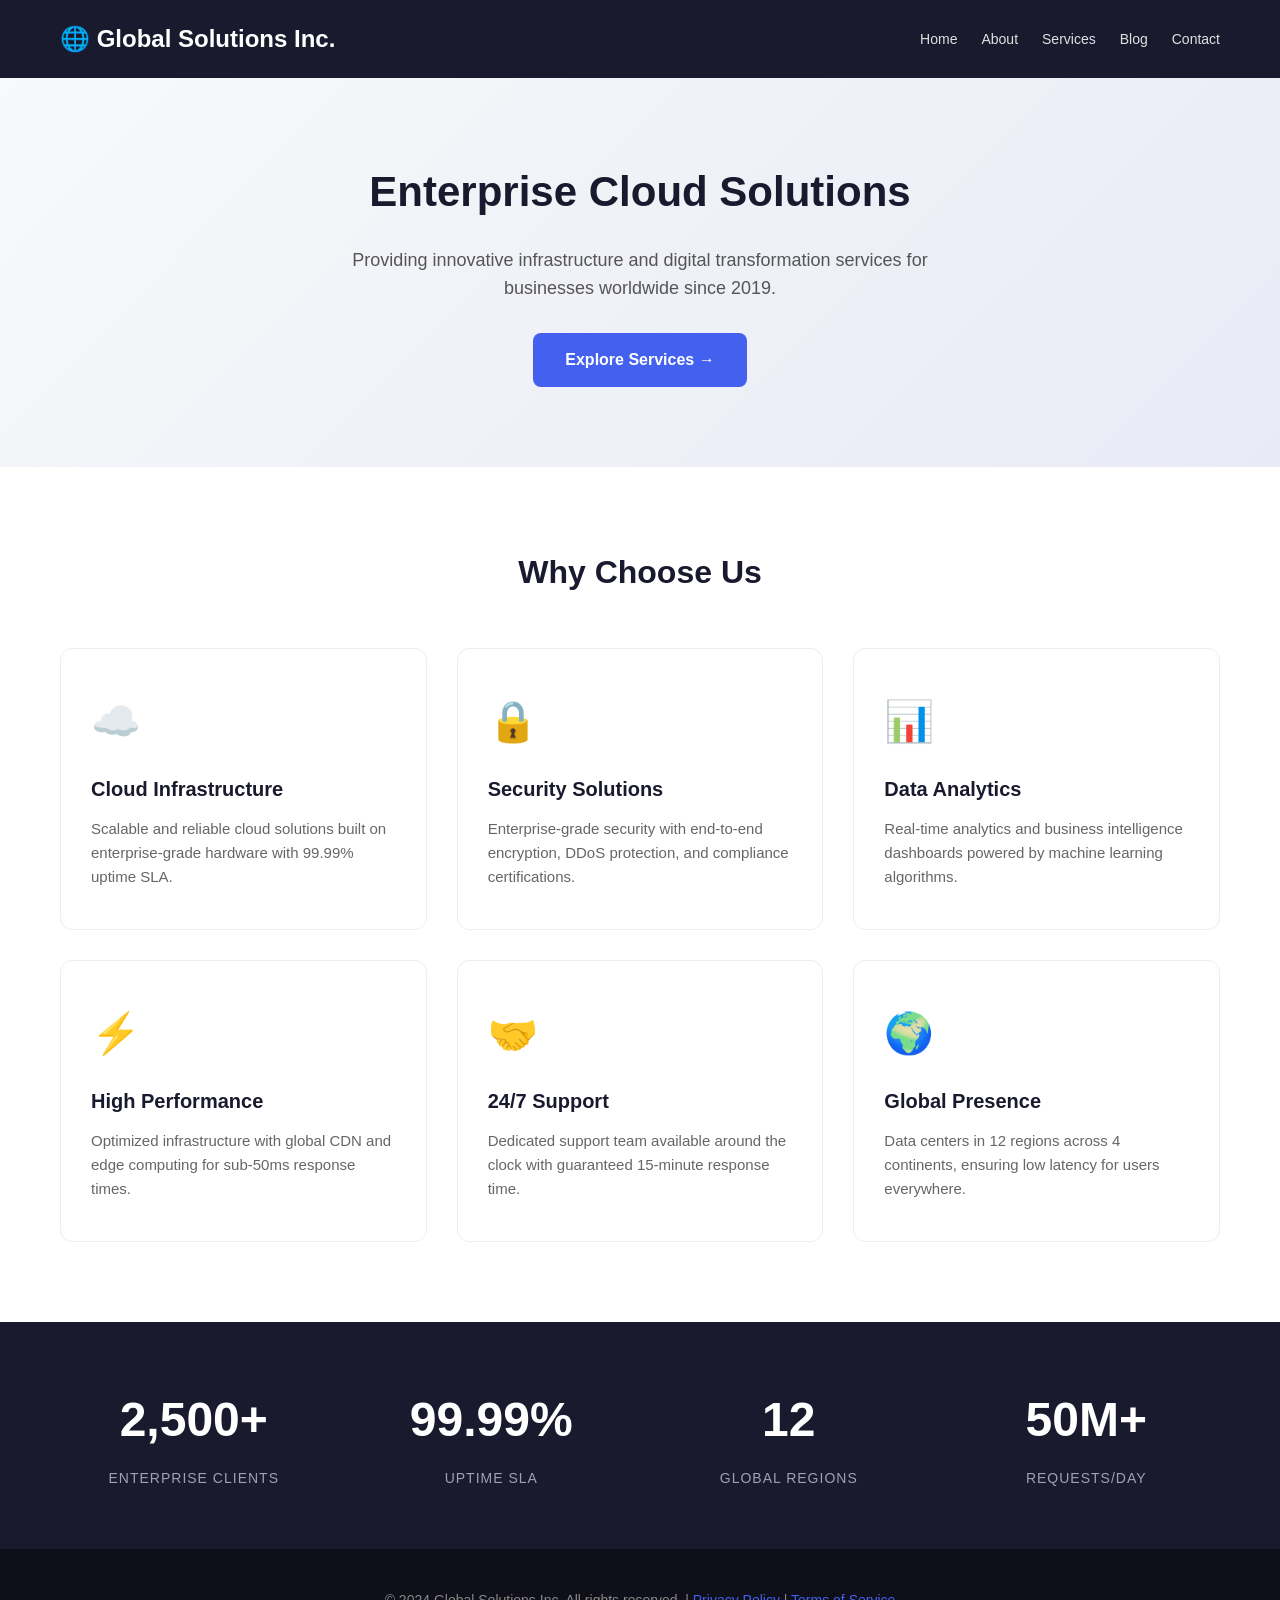
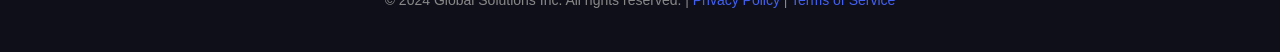
<file: config/fallback-site/index.html>
<!DOCTYPE html>
<html lang="en">
<head>
    <meta charset="UTF-8">
    <meta name="viewport" content="width=device-width, initial-scale=1.0">
    <title>Global Solutions Inc. — Enterprise Cloud Services</title>
    <meta name="description" content="Enterprise cloud solutions and digital transformation services.">
    <meta name="robots" content="index, follow">
    <link rel="icon" href="/favicon.ico" type="image/x-icon">
    <style>
        * { margin: 0; padding: 0; box-sizing: border-box; }
        body {
            font-family: -apple-system, BlinkMacSystemFont, 'Segoe UI', Roboto, 'Helvetica Neue', Arial, sans-serif;
            color: #333; background: #fff; line-height: 1.6;
        }
        .container { max-width: 1200px; margin: 0 auto; padding: 0 20px; }
        
        /* Header */
        header { background: #1a1a2e; color: #fff; padding: 20px 0; }
        header .container { display: flex; justify-content: space-between; align-items: center; }
        header h1 { font-size: 24px; font-weight: 600; }
        nav { display: flex; gap: 24px; }
        nav a { color: #e0e0e0; text-decoration: none; font-size: 14px; transition: color 0.2s; }
        nav a:hover { color: #fff; }
        
        /* Hero */
        .hero { padding: 80px 0; text-align: center; background: linear-gradient(135deg, #f8f9fa 0%, #e8eaf6 100%); }
        .hero h2 { font-size: 42px; margin-bottom: 20px; color: #1a1a2e; }
        .hero p { font-size: 18px; color: #555; max-width: 600px; margin: 0 auto 30px; }
        .hero .cta { display: inline-block; background: #4361ee; color: #fff; padding: 14px 32px; border-radius: 8px; text-decoration: none; font-weight: 600; transition: background 0.2s; }
        .hero .cta:hover { background: #3a56d4; }
        
        /* Features */
        .features { padding: 80px 0; }
        .features h3 { text-align: center; font-size: 32px; margin-bottom: 50px; color: #1a1a2e; }
        .features-grid { display: grid; grid-template-columns: repeat(3, 1fr); gap: 30px; }
        .feature { padding: 40px 30px; border: 1px solid #eee; border-radius: 12px; transition: box-shadow 0.3s; }
        .feature:hover { box-shadow: 0 8px 30px rgba(0,0,0,0.08); }
        .feature .icon { font-size: 40px; margin-bottom: 20px; }
        .feature h4 { font-size: 20px; margin-bottom: 12px; color: #1a1a2e; }
        .feature p { color: #666; font-size: 15px; }
        
        /* Stats */
        .stats { background: #1a1a2e; color: #fff; padding: 60px 0; }
        .stats-grid { display: grid; grid-template-columns: repeat(4, 1fr); gap: 30px; text-align: center; }
        .stat h4 { font-size: 48px; font-weight: 700; margin-bottom: 8px; }
        .stat p { color: #a0a0b0; font-size: 14px; text-transform: uppercase; letter-spacing: 1px; }
        
        /* Footer */
        footer { background: #0f0f1a; color: #888; padding: 40px 0; text-align: center; }
        footer p { font-size: 14px; }
        footer a { color: #4361ee; text-decoration: none; }
        
        /* Responsive */
        @media (max-width: 768px) {
            .features-grid { grid-template-columns: 1fr; }
            .stats-grid { grid-template-columns: repeat(2, 1fr); }
            .hero h2 { font-size: 28px; }
            header .container { flex-direction: column; gap: 15px; }
        }
    </style>
</head>
<body>
    <header>
        <div class="container">
            <h1>🌐 Global Solutions Inc.</h1>
            <nav>
                <a href="/">Home</a>
                <a href="/about">About</a>
                <a href="/services">Services</a>
                <a href="/blog">Blog</a>
                <a href="/contact">Contact</a>
            </nav>
        </div>
    </header>

    <section class="hero">
        <div class="container">
            <h2>Enterprise Cloud Solutions</h2>
            <p>Providing innovative infrastructure and digital transformation services for businesses worldwide since 2019.</p>
            <a href="/services" class="cta">Explore Services →</a>
        </div>
    </section>

    <section class="features">
        <div class="container">
            <h3>Why Choose Us</h3>
            <div class="features-grid">
                <div class="feature">
                    <div class="icon">☁️</div>
                    <h4>Cloud Infrastructure</h4>
                    <p>Scalable and reliable cloud solutions built on enterprise-grade hardware with 99.99% uptime SLA.</p>
                </div>
                <div class="feature">
                    <div class="icon">🔒</div>
                    <h4>Security Solutions</h4>
                    <p>Enterprise-grade security with end-to-end encryption, DDoS protection, and compliance certifications.</p>
                </div>
                <div class="feature">
                    <div class="icon">📊</div>
                    <h4>Data Analytics</h4>
                    <p>Real-time analytics and business intelligence dashboards powered by machine learning algorithms.</p>
                </div>
                <div class="feature">
                    <div class="icon">⚡</div>
                    <h4>High Performance</h4>
                    <p>Optimized infrastructure with global CDN and edge computing for sub-50ms response times.</p>
                </div>
                <div class="feature">
                    <div class="icon">🤝</div>
                    <h4>24/7 Support</h4>
                    <p>Dedicated support team available around the clock with guaranteed 15-minute response time.</p>
                </div>
                <div class="feature">
                    <div class="icon">🌍</div>
                    <h4>Global Presence</h4>
                    <p>Data centers in 12 regions across 4 continents, ensuring low latency for users everywhere.</p>
                </div>
            </div>
        </div>
    </section>

    <section class="stats">
        <div class="container">
            <div class="stats-grid">
                <div class="stat">
                    <h4>2,500+</h4>
                    <p>Enterprise Clients</p>
                </div>
                <div class="stat">
                    <h4>99.99%</h4>
                    <p>Uptime SLA</p>
                </div>
                <div class="stat">
                    <h4>12</h4>
                    <p>Global Regions</p>
                </div>
                <div class="stat">
                    <h4>50M+</h4>
                    <p>Requests/Day</p>
                </div>
            </div>
        </div>
    </section>

    <footer>
        <div class="container">
            <p>&copy; 2024 Global Solutions Inc. All rights reserved. | <a href="/privacy">Privacy Policy</a> | <a href="/terms">Terms of Service</a></p>
        </div>
    </footer>
</body>
</html>
</file>
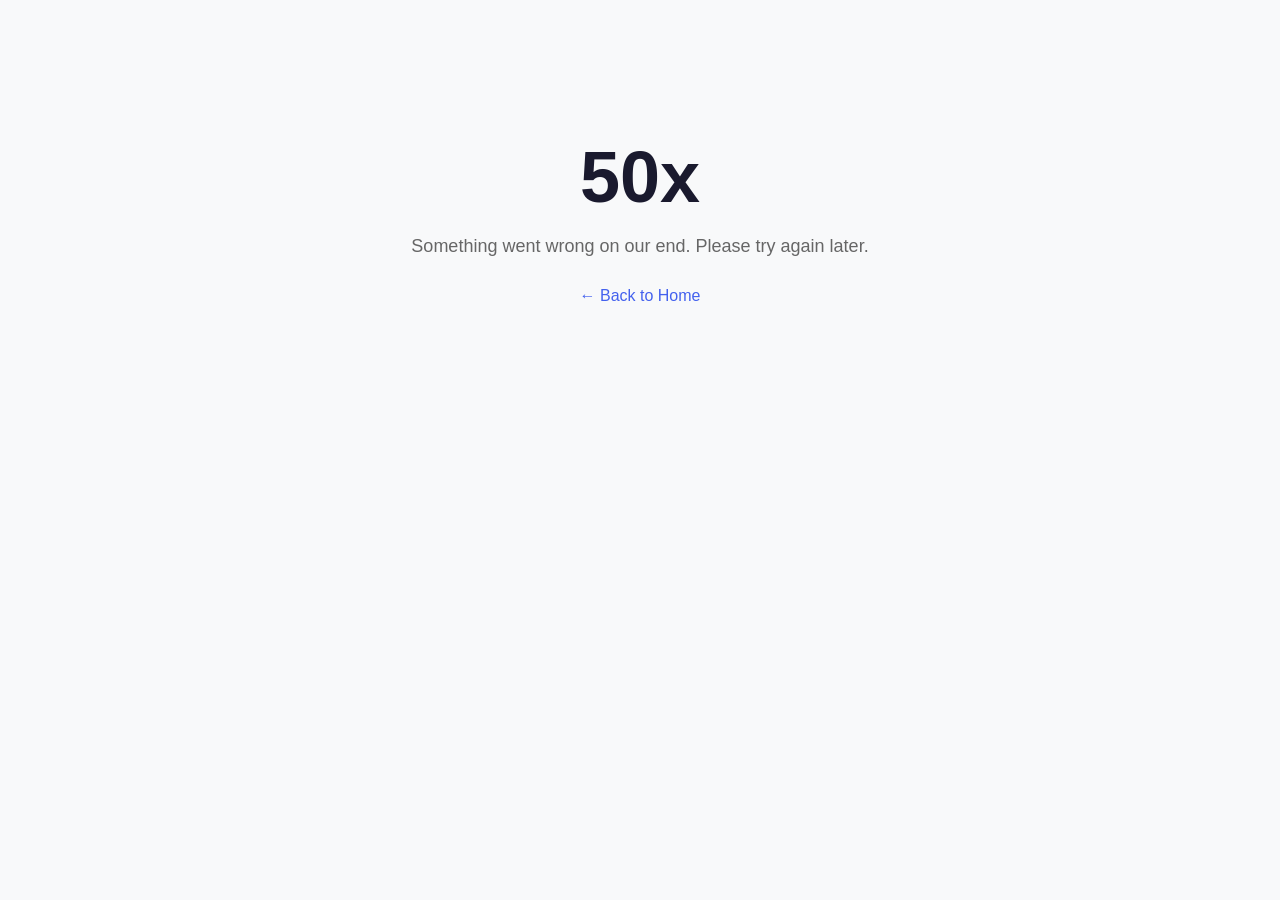
<file: config/fallback-site/50x.html>
<!DOCTYPE html>
<html lang="en">
<head>
    <meta charset="UTF-8">
    <meta name="viewport" content="width=device-width, initial-scale=1.0">
    <title>Server Error</title>
    <style>
        body { font-family: -apple-system, BlinkMacSystemFont, 'Segoe UI', Roboto, sans-serif; background: #f8f9fa; color: #333; text-align: center; padding: 80px 20px; }
        h1 { font-size: 72px; color: #1a1a2e; margin-bottom: 10px; }
        p { font-size: 18px; color: #666; margin-bottom: 30px; }
        a { color: #4361ee; text-decoration: none; }
    </style>
</head>
<body>
    <h1>50x</h1>
    <p>Something went wrong on our end. Please try again later.</p>
    <a href="/">← Back to Home</a>
</body>
</html>
</file>
